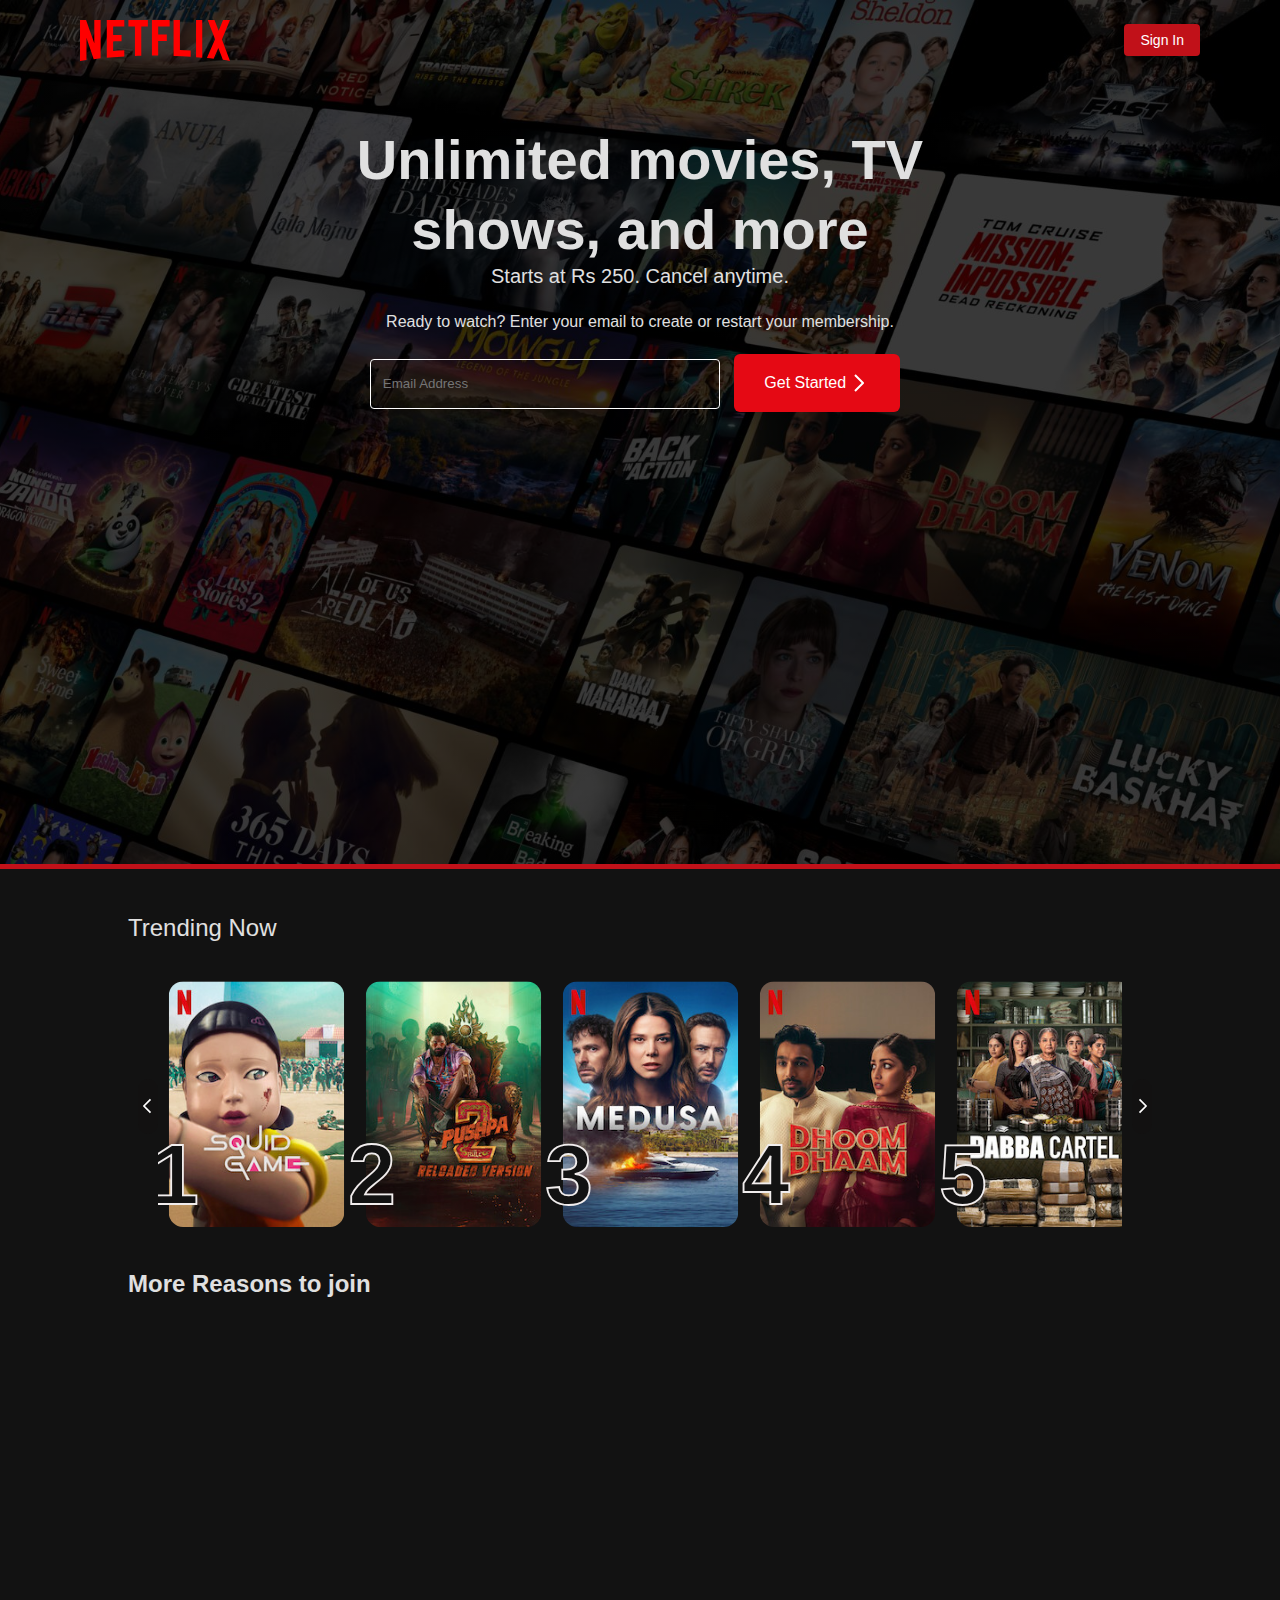
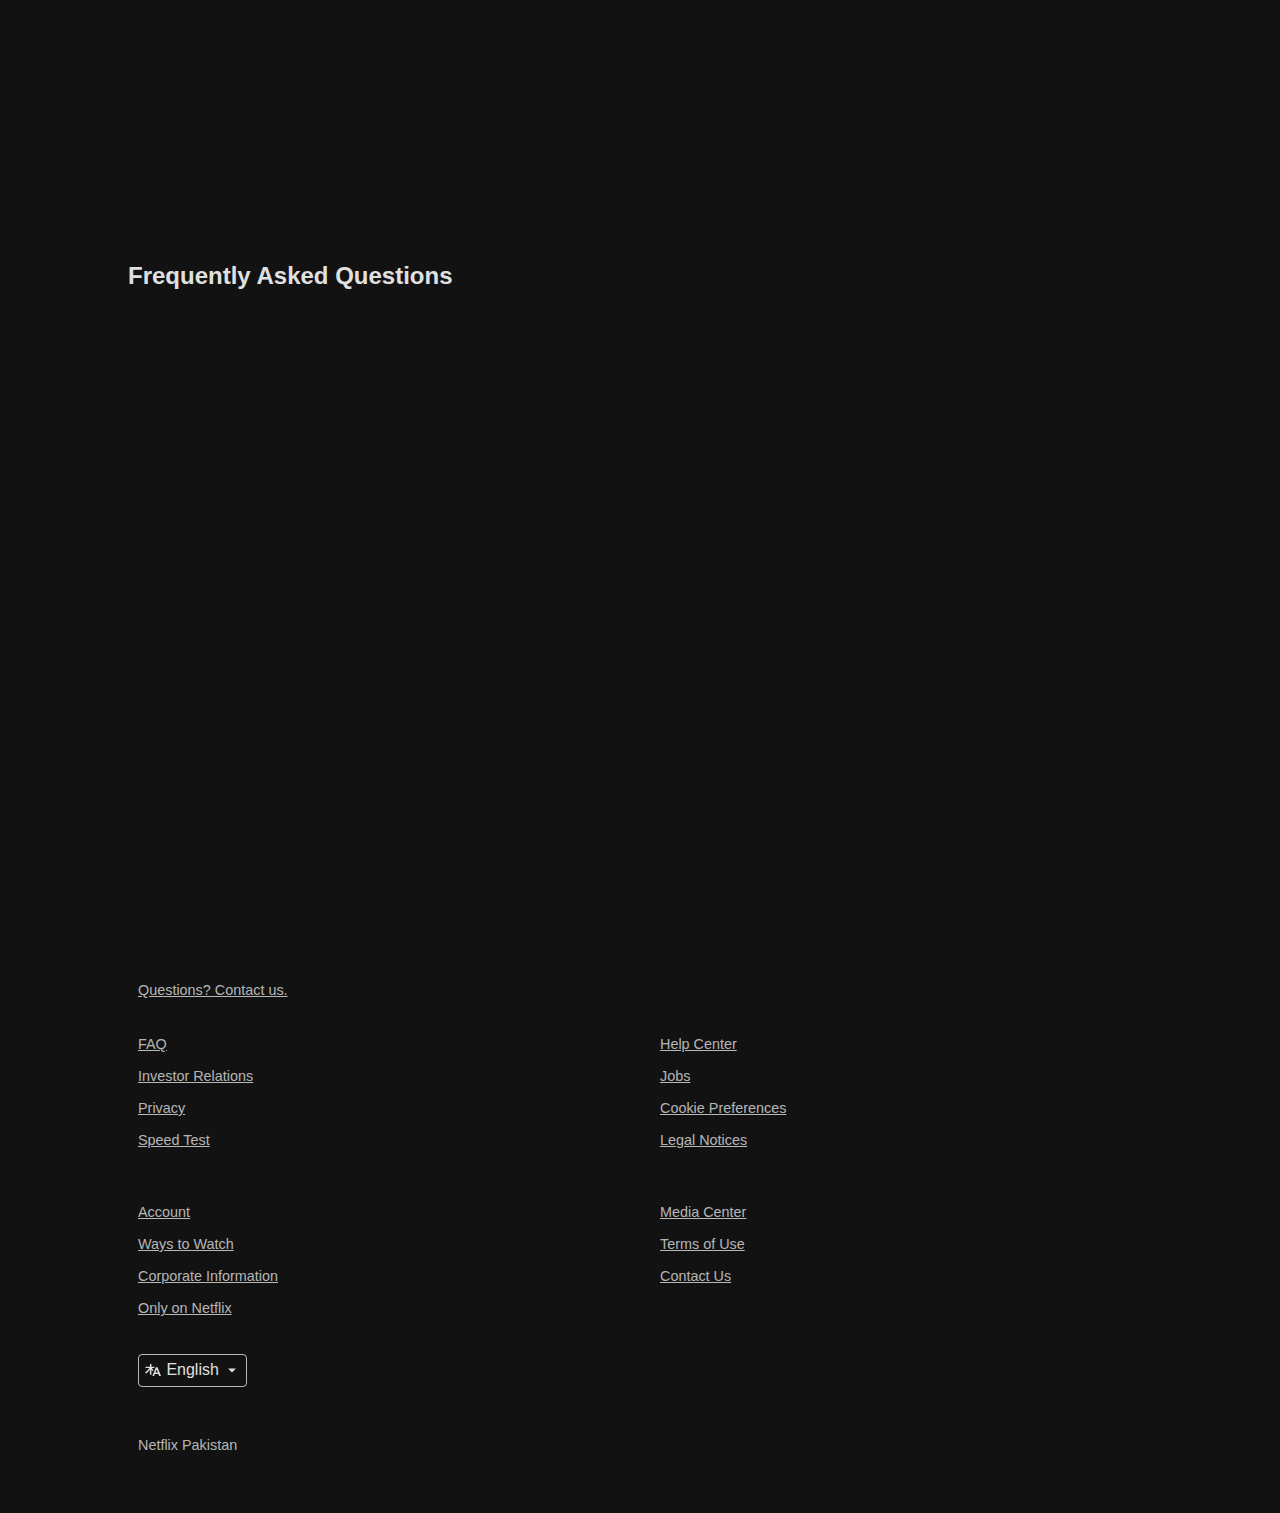
<file: index.html>
<!DOCTYPE html>
<html lang="en">

<head>
    <meta charset="UTF-8">
    <meta name="viewport" content="width=device-width, initial-scale=1.0">
    <title>Netflix Pakistan - Watch TV Shows Online, Watch Movies Online</title>
    <link rel="stylesheet" href="style.css">
    <link rel="stylesheet" href="https://unpkg.com/aos@2.3.1/dist/aos.css">

</head>

<body>
    <header>
        <nav>
            <img src="Assets/imgs/logo1.svg" width="150px" fill="#E50914" alt="logo" class="logo">
            <button type="button" class="btn logo-btn"><a href="login/login.html">Sign In</a></button>
        </nav>
        <div class="hero-section">
            <h1>
                Unlimited movies, TV shows, and more
            </h1>
            <h3>
                Starts at Rs 250. Cancel anytime.
            </h3>
            <h4>
                Ready to watch? Enter your email to create or restart your membership.
            </h4>
            <form class="email-signup">
                <input type="email" placeholder="Email Address" required>
                <button type="submit" class=" btn get-started">Get Started <img src="Assets/imgs/left.svg"></button>
            </form>
        </div>
    </header>
    <main>
        <div class="curve">
        </div>
        <section >
            <!-- Trending  -->
            <div class="trending">
                <h2>Trending Now</h2>
            </div>
            <div class="container">

                <button class="scroll-btn pre-btn"><img src="Assets/imgs/right.svg"></button>

                <div class="slide-wrapper">
                    <div class="card">
                        <img src="Assets/imgs/card1.jpg">
                        <p>1</p>
                    </div>
                    <div class="card">
                        <img src="Assets/imgs/card2.jpg">
                        <p>2</p>
                    </div>
                    <div class="card">
                        <img src="Assets/imgs/card3.jpg">
                        <p>3</p>
                    </div>
                    <div class="card">
                        <img src="Assets/imgs/card4.jpg">
                        <p>4</p>
                    </div>
                    <div class="card">
                        <img src="Assets/imgs/card5.jpg">
                        <p>5</p>
                    </div>
                    <div class="card">
                        <img src="Assets/imgs/card6.jpg">
                        <p>6</p>
                    </div>
                    <div class="card">
                        <img src="Assets/imgs/card7.jpg">
                        <p>7</p>
                    </div>
                    <div class="card">
                        <img src="Assets/imgs/card8.jpg">
                        <p>8</p>
                    </div>
                    <div class="card">
                        <img src="Assets/imgs/card9.jpg">
                        <p>9</p>
                    </div>
                    <div class="card">
                        <img src="Assets/imgs/card10.jpg">
                        <p>10</p>
                    </div>
                </div>
                <button class="scroll-btn next-btn"><img src="Assets/imgs/left.svg"></button>
            </div>
        </section>
        <section class="reason-sec" >

            <h2 class="first-heading">More Reasons to join</h2>
            <div class="join-reason" data-aos="fade-down">
                <div class="reason">
                    <h2>Enjoy on your TV</h2>
                    <p>Watch on Smart TVs, Playstation, Xbox, Chromecast, Apple TV, Blu-ray players, and more.</p>
                </div>
                <div class="reason">
                    <h2>Download your shows to watch offline</h2>
                    <p>Save your favorites easily and always have something to watch.</p>
                </div>
                <div class="reason">
                    <h2>Watch everywhere</h2>
                    <p>Stream unlimited movies and TV shows on your phone, tablet, laptop, and TV.</p>
                </div>
                <div class="reason">
                    <h2>Create profiles for kids</h2>
                    <p>Send kids on adventures with their favorite characters in a space made just for them — free with
                        your membership.</p>
                </div>

            </div>
        </section>
        <section class="faq-sec" >
            <h2>Frequently Asked Questions</h2>

            <div class="faq" data-aos="fade-down">
                <div class="question" >
                    <span>What is Netflix?</span>
                    <svg xmlns="http://www.w3.org/2000/svg" viewBox="0 0 24 24" width="24" height="24" color="#f3f3f3"
                        fill="none">
                        <path d="M12 4V20M20 12H4" stroke="currentColor" stroke-width="1.5" stroke-linecap="round"
                            stroke-linejoin="round" />
                    </svg>
                </div>
                <div class="answer">
                    <p>Netflix is a streaming service that offers a wide variety of award-winning TV shows, movies,
                        anime,
                        documentaries, and more on thousands of internet-connected devices.</p>
                    <p>You can watch as much as you want, whenever you want without a single commercial – all for one
                        low
                        monthly price. There's always something new to discover and new TV shows and movies are added
                        every
                        week!</p>
                </div>
                <div class="question">
                    <span>How much does Netflix cost?</span>
                    <svg xmlns="http://www.w3.org/2000/svg" viewBox="0 0 24 24" width="24" height="24" color="#f3f3f3"
                        fill="none">
                        <path d="M12 4V20M20 12H4" stroke="currentColor" stroke-width="1.5" stroke-linecap="round"
                            stroke-linejoin="round" />
                    </svg>
                </div>
                <div class="answer">
                    <p>Watch Netflix on your smartphone, tablet, Smart TV, laptop, or streaming device, all for one
                        fixed
                        monthly fee. Plans range from Rs 250 to Rs 1,100 a month. No extra costs, no contracts.</p>
                </div>
                <div class="question">
                    <span>Where can I watch?</span>
                    <svg xmlns="http://www.w3.org/2000/svg" viewBox="0 0 24 24" width="24" height="24" color="#f3f3f3"
                        fill="none">
                        <path d="M12 4V20M20 12H4" stroke="currentColor" stroke-width="1.5" stroke-linecap="round"
                            stroke-linejoin="round" />
                    </svg>
                </div>
                <div class="answer">
                    <p>Watch anywhere, anytime. Sign in with your Netflix account to watch instantly on the web at
                        netflix.com from your personal computer or on any internet-connected device that offers the
                        Netflix
                        app, including smart TVs, smartphones, tablets, streaming media players and game consoles.</p>
                    <p>You can also download your favorite shows with the iOS or Android app. Use downloads to watch
                        while
                        you're on the go and without an internet connection. Take Netflix with you anywhere.</p>
                </div>
                <div class="question">
                    <span>How do I cancel?</span>
                    <svg xmlns="http://www.w3.org/2000/svg" viewBox="0 0 24 24" width="24" height="24" color="#f3f3f3"
                        fill="none">
                        <path d="M12 4V20M20 12H4" stroke="currentColor" stroke-width="1.5" stroke-linecap="round"
                            stroke-linejoin="round" />
                    </svg>
                </div>
                <div class="answer ">
                    <p>Netflix is flexible. There are no pesky contracts and no commitments. You can easily cancel your
                        account online in two clicks. There are no cancellation fees – start or stop your account
                        anytime.
                    </p>
                </div>
                <div class="question">
                    <span>Where can I watch on Netflix?</span>
                    <svg xmlns="http://www.w3.org/2000/svg" viewBox="0 0 24 24" width="24" height="24" color="#f3f3f3"
                        fill="none">
                        <path d="M12 4V20M20 12H4" stroke="currentColor" stroke-width="1.5" stroke-linecap="round"
                            stroke-linejoin="round" />
                    </svg>
                </div>
                <div class="answer">
                    <p>Netflix has an extensive library of feature films, documentaries, TV shows, anime, award-winning
                        Netflix originals, and more. Watch as much as you want, anytime you want.</p>
                </div>
                <div class="question">
                    <span>Is Netflix good for kids?</span>
                    <svg xmlns="http://www.w3.org/2000/svg" viewBox="0 0 24 24" width="24" height="24" color="#f3f3f3"
                        fill="none">
                        <path d="M12 4V20M20 12H4" stroke="currentColor" stroke-width="1.5" stroke-linecap="round"
                            stroke-linejoin="round" />
                    </svg>
                </div>
                <div class="answer">
                    <p>The Netflix Kids experience is included in your membership to give parents control while kids
                        enjoy
                        family-friendly TV shows and movies in their own space.</p>
                    <p>Kids profiles come with PIN-protected parental controls that let you restrict the maturity rating
                        of
                        content kids can watch and block specific titles you don’t want kids to see.</p>
                </div>
        </section>
        <section class="last-sec" data-aos="fade-down">
            <p>Ready to watch? Enter your email to create or restart your membership.</p>
            <form class="email-signup">
                <input type="email" placeholder="Email Address" required>
                <button type="submit" class=" btn get-started">Get Started <img src="Assets/imgs/left.svg"></button>
            </form>
        </section>
    </main>
    <footer>
        <div class="f-one">
            <a href="#">Questions? Contact us.</a>
        </div>
        
        <div class="container-f">
            <div class="cln">
                <ul>
                    <li><a href="#">FAQ</a></li>
                    <li><a href="#">Investor Relations</a></li>
                    <li><a href="#">Privacy</a></li>
                    <li><a href="#">Speed Test</a></li>
                </ul>
            </div>
            <div class="cln">
                <ul>
                    <li><a href="#">Help Center</a></li>
                    <li><a href="#">Jobs</a></li>
                    <li><a href="#">Cookie Preferences</a></li>
                    <li><a href="#">Legal Notices</a></li>
                </ul>
            </div>
            <div class="cln">
                <ul>
                    <li><a href="#">Account</a></li>
                    <li><a href="#">Ways to Watch</a></li>
                    <li><a href="#">Corporate Information</a></li>
                    <li><a href="#">Only on Netflix</a></li>
                </ul>
            </div>
            <div class="cln">
                <ul>
                    <li><a href="#">Media Center</a></li>
                    <li><a href="#">Terms of Use</a></li>
                    <li><a href="#">Contact Us</a></li>
                </ul>
            </div>
        </div>
        <button type="button" class="lan-btn"><svg xmlns="http://www.w3.org/2000/svg" fill="none" role="img"
                viewBox="0 0 16 16" width="16" height="16" data-icon="LanguagesSmall" aria-hidden="true">
                <path fill="currentColor"
                    d="M10.7668 5.33333L10.5038 5.99715L9.33974 8.9355L8.76866 10.377L7.33333 14H9.10751L9.83505 12.0326H13.4217L14.162 14H16L12.5665 5.33333H10.8278H10.7668ZM10.6186 9.93479L10.3839 10.5632H11.1036H12.8856L11.6348 7.2136L10.6186 9.93479ZM9.52722 4.84224C9.55393 4.77481 9.58574 4.71045 9.62211 4.64954H6.41909V2H4.926V4.64954H0.540802V5.99715H4.31466C3.35062 7.79015 1.75173 9.51463 0 10.4283C0.329184 10.7138 0.811203 11.2391 1.04633 11.5931C2.55118 10.6795 3.90318 9.22912 4.926 7.57316V12.6667H6.41909V7.51606C6.81951 8.15256 7.26748 8.76169 7.7521 9.32292L8.31996 7.88955C7.80191 7.29052 7.34631 6.64699 6.9834 5.99715H9.06968L9.52722 4.84224Z"
                    clip-rule="evenodd" fill-rule="evenodd"></path>

            </svg> English <svg xmlns="http://www.w3.org/2000/svg" fill="none" role="img" viewBox="0 0 16 16" width="16"
                height="16" data-icon="CaretDownSmall" aria-hidden="true">
                <path fill="currentColor"
                    d="M11.5976 6.5C11.7461 6.5 11.8204 6.67956 11.7154 6.78457L8.23574 10.2643C8.10555 10.3945 7.89445 10.3945 7.76425 10.2643L4.28457 6.78457C4.17956 6.67956 4.25393 6.5 4.40244 6.5H11.5976Z"
                    clip-rule="evenodd" fill-rule="evenodd"></path>
            </svg>
        </button>
        <div id="dropdownMenu" class="hidden">
            <p>English</p>
        </div>
        <div class="las"><p>Netflix Pakistan</p></div>
        
    </footer>
    <script src="https://unpkg.com/aos@2.3.1/dist/aos.js"></script>
    <script src="script.js"></script>
</body>

</html>
</file>
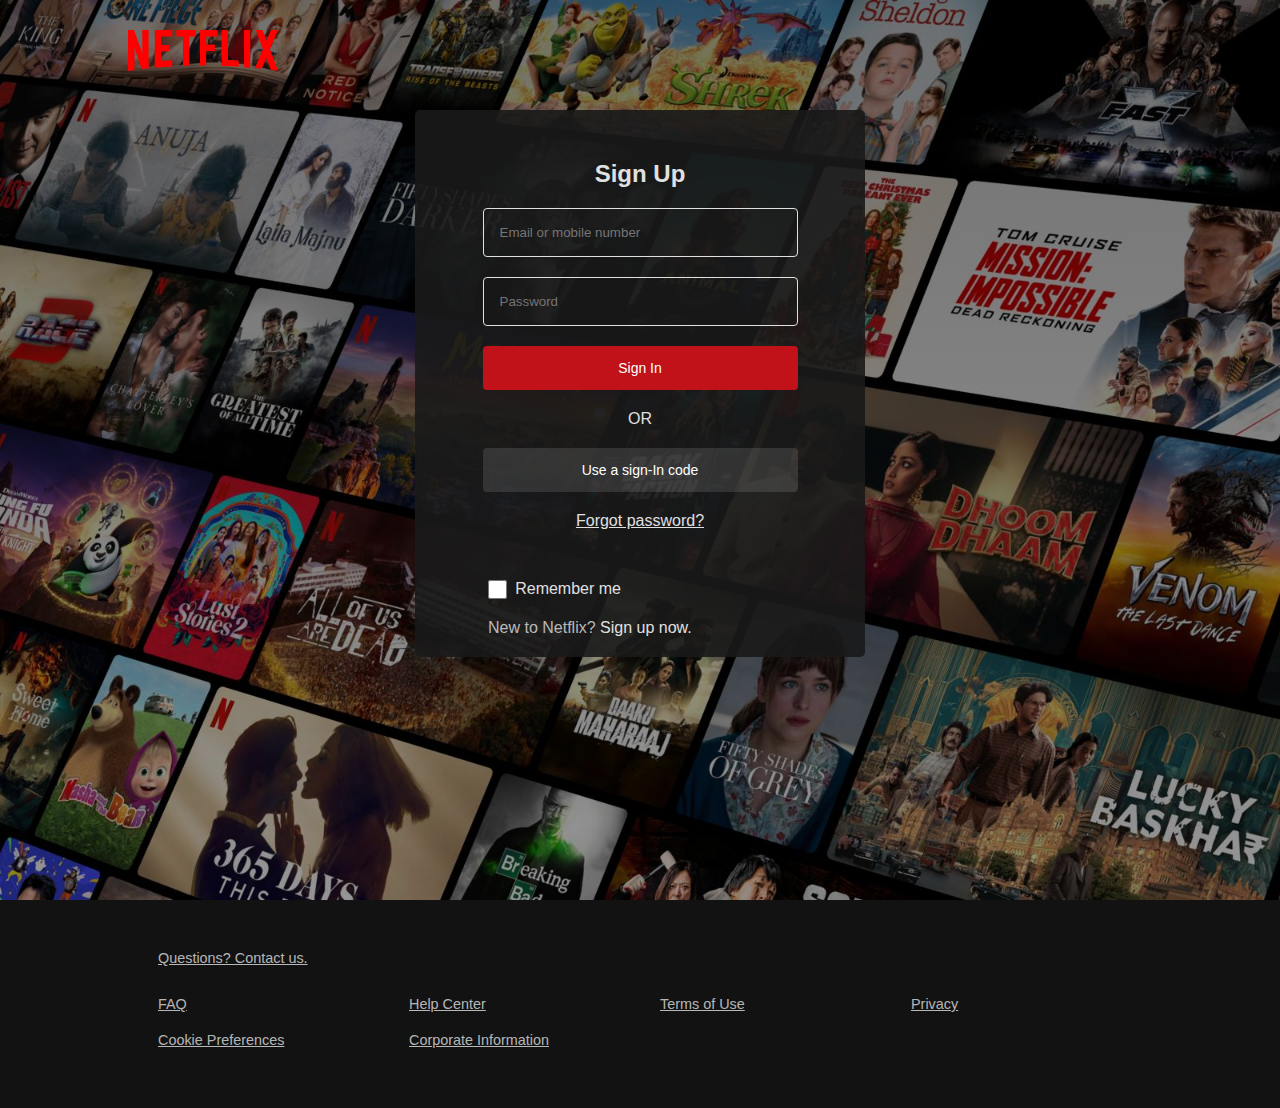
<file: login/login.html>
<!DOCTYPE html>
<html lang="en">

<head>
    <meta charset="UTF-8">
    <meta name="viewport" content="width=device-width, initial-scale=1.0">
    <title>Netflix Pakistan - Watch TV Shows Online, Watch Movies Online</title>
    <link rel="stylesheet" href="style.css">

</head>

<body>
    <header>
        <nav>
            <a href="../index.html">
                <img src="../Assets/imgs/logo1.svg" width="150px" fill="#E50914" alt="logo" class="logo">
            </a>

        </nav>

        <form id="login-form">
            <div class="sign-up">
                <h2>Sign Up</h2>
                <input id="email" type="email" placeholder="Email or mobile number">
                <input id="password" type="password" placeholder="Password">
                <button class="btn" type="submit">Sign In</button>
                <p>OR</p>
                <button class="btn btn2" type="button">Use a sign-In code</button>
                <a href="#">Forgot password?</a>
            </div>
            <div class="check-box">
                <input type="checkbox" name="remberMe" id="remb">
                <p>Remember me</p>
            </div>
            <div class="signup-now">
                <p>New to Netflix? <a href="#">Sign up now.</a></p>
            </div>

        </form>
    </header>
    <main>

    </main>
    <footer>
        <div class="f-one">
            <a href="#">Questions? Contact us.</a>
        </div>

        <div class="container-f">
            <div class="cln">
                <ul>
                    <li><a href="#">FAQ</a></li>
                    <li><a href="#">Cookie Preferences</a></li>

                </ul>
            </div>
            <div class="cln">
                <ul>
                    <li><a href="#">Help Center</a></li>
                    <li><a href="#">Corporate Information</a></li>


                </ul>
            </div>
            <div class="cln">
                <ul>

                    <li><a href="#">Terms of Use</a></li>

                </ul>
            </div>
            <div class="cln">
                <ul>

                    <li><a href="#">Privacy</a></li>
                </ul>
            </div>
        </div>


    </footer>
    <script src="script.js"></script>
</body>

</html>
</file>
<file: style.css>
* {
    margin: 0;
    padding: 0;
    box-sizing: border-box;
}

body {
    font-family: sans-serif;
    background-color: #121212;
    /* Slightly lighter black for reduced contrast */
    color: #e0e0e0;
    /* Slightly dimmed white for better accessibility */
}

header {
    width: 100%;
    min-height: clamp(500px, 97vh, 1300px);
    /* Increased min-height for a taller header */
    background-image: linear-gradient(rgba(0, 0, 0, 0.7), rgba(0, 0, 0, 0.7)), url(Assets/imgs/bg.jpg);
    background-size: cover;
    background-position: center;
    display: flex;
    flex-direction: column;
    /* justify-content: center; */
}

.btn {
    background-color: #C11119;
    color: #fff;
    font-size: 0.875rem;
    padding: 8px 16px;
    border: 0;
    border-radius: 4px;
    cursor: pointer;

}

nav {
    display: flex;
    align-items: center;
    justify-content: space-between;
    max-width: 1200px;
    /* Use a fixed max-width for better alignment */
    width: 100%;
    margin: 0 auto;
    padding: 20px 40px 0 40px;
    /* Reduced top padding to bring nav closer to the top */
    box-sizing: border-box;
}

nav a {
    text-decoration: none;
    color: #fff;
}

.logo {
    flex-shrink: 0;
}

.hero-section {
    margin-top: 7rem;
    text-align: center;
    margin-bottom: 15px;
}

.hero-section h1 {
    font-size: 3.5rem;
    text-align: center;
    max-width: 620px;
    margin: auto;
    line-height: 70px;
    font-weight: 800;
    box-sizing: border-box;
}

.hero-section h3 {
    font-size: 20px;
    font-weight: 500;
    margin-bottom: 20px;
}

.hero-section h4 {
    font-weight: 500;
    margin-top: 25px;
    margin-bottom: 13px;
}

.email-signup {
    max-width: 670px;
    margin: auto;
    text-align: center;
}

.email-signup input {
    padding: 15px 12px;
    line-height: 1.4;
    width: 70%;
    max-width: 350px;
    background-color: transparent;
    outline: 0;
    border: 1px solid #fff;
    color: #e0e0e0;
    border-radius: 4px;
    box-sizing: border-box;
}

.get-started {
    color: #ffffff;
    font-size: 1rem;
    background-color: rgb(229, 9, 20);
    padding: 17px 30px;
    border-radius: 6px;
    margin: 10px;
    display: inline-flex;
    align-items: center;
    justify-content: center;

}

/* red curve */

.curve {
    width: 100%;
    height: 30px;
    border-top: 5px solid #C11119;
    /* border-radius: 50% 50% 0 0; */

}

/* Trending  */

.trending {
    max-width: 80vw;
    margin: auto;
    margin-top: 20px;
}

.trending h2 {
    font-weight: 500;
}

.container {
    display: flex;
    align-items: center;
    max-width: 80vw;
    margin: 1.5rem auto;
}

.slide-wrapper {
    display: flex;
    overflow-x: auto;
    scroll-behavior: smooth;
    scrollbar-width: none;
    transition: transform 0.5s ease;
}

.card {
    transform: scale(.89);
    cursor: pointer;

}

.card img {
    border-radius: 1rem;

}

.card p {
    font-size: 6rem;
    color: #121212;
    font-weight: bolder;
    -webkit-text-stroke: 2px rgb(241, 237, 237);
    position: absolute;
    top: 58%;
    left: -10%;
}

.card:hover {
    transform: scale(.95);
}

.scroll-btn {
    background-color: rgba(19, 18, 18, 0.8);
    border-radius: .8rem;
    border: none;
    cursor: pointer;
    height: 55px;
    transition: background 0.3s ease;
    display: grid;
    place-items: center;
    margin-left: 10px;
}

.scroll-btn:hover {
    background-color: rgba(81, 80, 80, 0.8);
}

.scroll-btn img {
    width: 20px;
    height: 20px;
}

/* More Reansons to join */
.reason-sec,
.faq-sec,
.last-sec {
    max-width: 80vw;
    margin: auto;
}

.first-heading {
    margin-bottom: 20px;
}

.join-reason {
    display: flex;
    justify-content: space-between;
    align-items: baseline;
    flex-wrap: wrap;
}

.join-reason h2 {
    margin-bottom: 20px;
}

.reason {
    margin: 5px;
    width: 295px;
    height: 250px;
    background-image: linear-gradient(115deg, #1A1F40, #210E18);
    border-radius: 20px;
    box-sizing: border-box;
    padding: 25px 15px;
}

.faq-sec h2 {
    margin: 1.5rem 0;
}

.question {
    background-color: rgb(45, 45, 45);
    margin: 8px 8px 2px 8px;
    font-size: 1.3rem;
    padding: 20px;
    display: flex;
    align-items: center;
    justify-content: space-between;
    cursor: pointer;
}

.question:hover {
    background-color: rgb(64, 63, 63);
}

/* ----------------- */
/* answer */
.answer {
    background-color: rgb(45, 45, 45);
    margin: 0 8px 8px 8px;
    font-size: 1.3rem;
    padding: 0 20px;
    display: flex;
    align-items: center;
    flex-direction: column;
    cursor: pointer;
    max-height: 0;
    overflow: hidden;
    transition: max-height 0.3s ease-out;


}

.answer p {
    margin-top: 10px;
    margin-bottom: 10px;
}

/* ---------------- */

.last-sec p {
    text-align: center;
    margin-top: 4rem;
}

.last-sec {
    margin-bottom: 2rem;
}


/* footer */
footer {
    max-width: 80vw;
    margin: auto;
    padding: 10px;
    box-sizing: border-box;
    font-size: 0.9rem;
    color: rgba(255, 255, 255, 0.7);

}

footer a {
    color: rgba(255, 255, 255, 0.7);
}

.f-one {
    margin: 30px 0;
}

.container-f {
    display: grid;
    grid-template-columns: repeat(4, 1fr);

}

.container-f ul li {
    list-style: none;
    padding: 8px 0;
}


.lan-btn {
    background-color: transparent;
    color: #e0e0e0;
    display: flex;
    align-items: center;
    gap: 5px;
    font-size: 1rem;
    border: 1px solid rgba(255, 255, 255, 0.7);
    border-radius: 4px;
    padding: .4rem;
    margin-top: 30px;
}

.hidden {
    display: none;
}

#dropdownMenu {
    position: absolute;
    background: rgba(255, 255, 255, 0.551);
    padding: .4rem 1.9rem;
    border-radius: 4px;
    text-align: center;
    height: 30px;
    margin-top: 3px;
}

.las {

    margin: 50px 0;
}



/* -------------media queries---------------- */
@media (min-width: 900px) and (max-width: 1300px) {

    header {
        min-height: clamp(350px, 96vh, 1300px);
        /* Adjust for medium screens */
    }

    .hero-section {
        margin-top: 4rem;
        text-align: center;
    }

    .container-f {
        display: grid;
        grid-template-columns: 1fr 1fr;
        gap: 40px;
    }
}

@media (min-width: 601px) and (max-width:889px) {
    header {
        min-height: clamp(300px, 95vh , 800px);
    }

    .hero-section {
        margin-top: 6rem;

    }

    .reason {
        width: 100%;
    }

    .container-f {
        display: grid;
        grid-template-columns: 1fr 1fr;
        gap: 24px;
        text-align: center;
    }
}

@media only screen and (max-width: 600px) {
    header {
        min-height: clamp(220px, 90vh, 600px);
    }

    .hero-section {
        margin-top: 5.7rem;

    }

    .hero-section h1 {
        font-size: 3rem;
        line-height: 55px;
    }

    .email-signup input {
        width: 80%;

    }

    .get-started {
        padding: 14px 16px;
    }

    .get-started img {
        width: 20px;
    }

    .container {
        margin: 1rem auto;
    }

    .card {
        transform: scale(.7);
    }

    .card:hover {
        transform: scale(.8);
    }

    .reason {
        width: 100%;
    }

    .faq-sec h2 {
        font-size: 1.4rem;
    }

    .last-sec p {
        margin-top: 3rem;
        margin-bottom: 1.5rem;
    }

    .container-f {
        display: grid;
        grid-template-columns: 1fr 1fr;
        gap: 24px;
        text-align: center;
    }
}



/* ----------- */
</file>
<file: login/style.css>
* {
    margin: 0;
    padding: 0;
    box-sizing: border-box;
}

body {
    font-family: sans-serif;
    background-color: #121212;
    /* Slightly lighter black for reduced contrast */
    color: #e0e0e0;
    /* Slightly dimmed white for better accessibility */
}

header {
    width: 100%;
    height: 100vh;
    background-image: linear-gradient(rgba(0, 0, 0, 0.405), rgba(0, 0, 0, 0.225)), url(../Assets/imgs/bg.jpg);
    background-size: cover;
    background-position: center;

}


.btn {
    background-color: #C11119;
    color: #fff;
    font-size: 0.875rem;
    padding: 14px 16px;
    border: 0;
    border-radius: 4px;
    cursor: pointer;
    width: 90%;

}

.btn2 {
    background-color: #e0e0e023;

}

nav {
    display: flex;
    align-items: center;
    justify-content: space-between;
    max-width: 80vw;
    margin: auto;
    padding-top: 30px;
}

form {
    max-width: 450px;
    background-color: rgba(26, 25, 25, 0.903);
    border-radius: 5px;
    margin: 35px auto;
    text-align: center;
    color: #e0e0e0;
    box-sizing: border-box;

}

.sign-up {
    padding: 50px;
    display: flex;
    flex-direction: column;
    align-items: center;
    justify-content: center;
    gap: 20px;
}

.sign-up a {
    color: #e0e0e0;
}

.sign-up p {
    color: #e0e0e0;
}

.sign-up input {
    color: #fff;
    background-color: transparent;
    outline: none;
    border: 1px solid #e0e0e0;
    padding: 16px;
    border-radius: 4px;
    width: 90%;
}

.check-box {
    padding: 0 65px;
    display: flex;
    align-items: center;
    justify-content: flex-start;
    color: #e0e0e0;
}

#remb {

    border-radius: 0.125rem;
    width: 2.2rem;
    height: 1.2rem;

}

.signup-now {
    text-align: left;
    padding-left: 73px;
    padding-top: 20px;
    padding-bottom: 20px;
    color: #e0e0e0;
}

.signup-now a {
    text-decoration: none;
    color: #e0e0e0;
}

.signup-now p {
    color: rgba(255, 255, 255, 0.7);
}

/* footer */
footer {
    max-width: 80vw;
    margin: auto;
    padding: 10px;
    box-sizing: border-box;
    font-size: 0.9rem;
    color: rgba(255, 255, 255, 0.7);
    margin: 20px auto;

}

footer a {
    color: rgba(255, 255, 255, 0.7);
}

.f-one {
    /* margin: 30px 0; */
    padding: 20px 20px 0 20px;

}

.container-f {
    display: grid;
    grid-template-columns: repeat(4, 1fr);
    padding: 20px;


}

.container-f ul li {
    list-style: none;
    padding: 10px 0;
}




/* ----------- */
@media (min-width: 960px) {
    header {
        height: 100vh;
    }

    .container-f {
        display: grid;
        grid-template-columns: repeat(4, 1fr);
        gap: 40px;
    }
}

@media (min-width:601px) and (max-width: 959px){
     .container-f {
        display: grid;
        grid-template-columns: repeat(2, 1fr);
        gap: 40px;
    }
    footer{
        max-width: 100vw;
    }
}
@media (max-width: 600px) {
    header {
        height: 100vh;
        background: #121212;
    }

    .container-f {
        display: grid;
        grid-template-columns: repeat(2, 1fr);
        gap: 40px;
    }
    footer{
        max-width: 100vw;
    }
}
</file>
